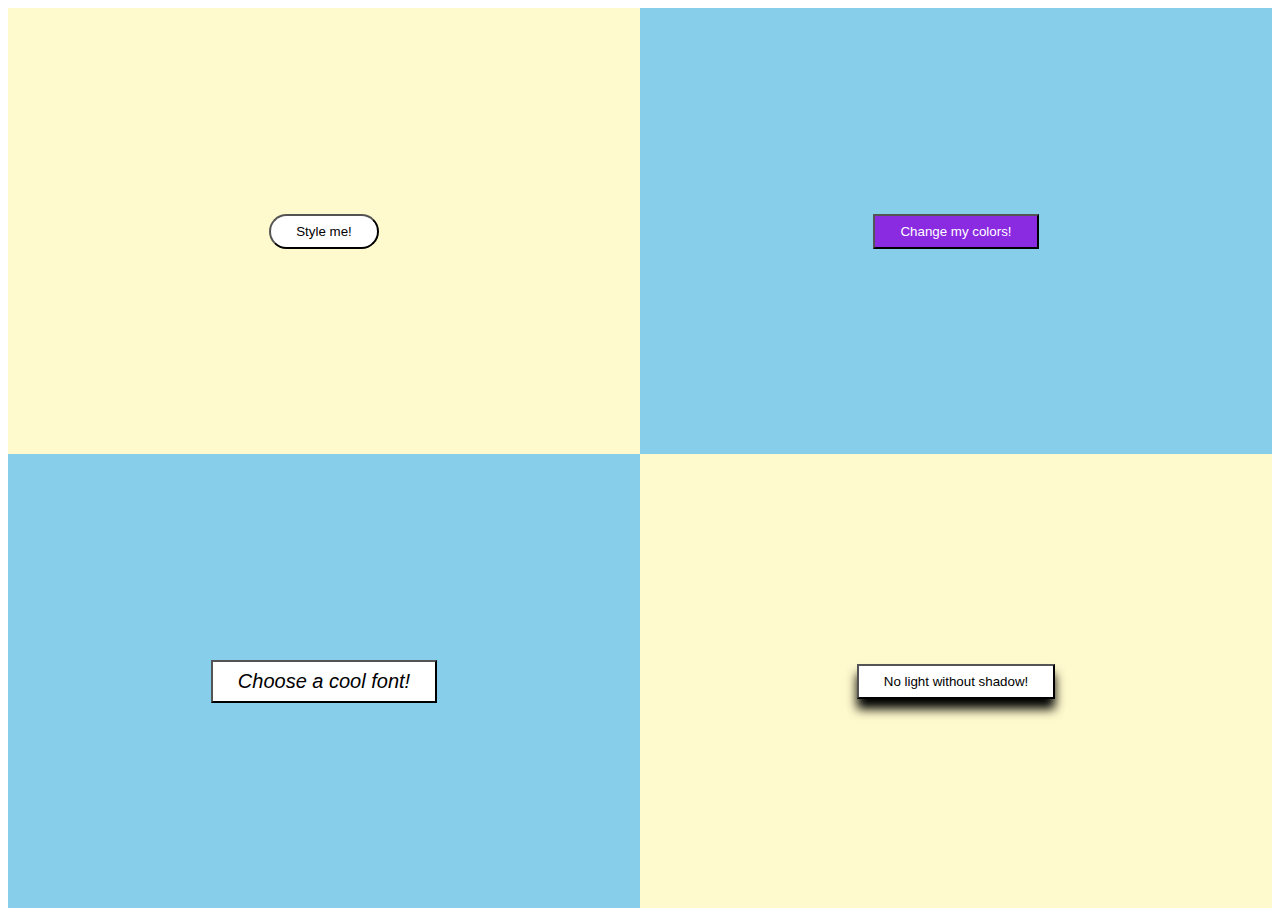
<file: css-basics_button-styles/index.html>
<!DOCTYPE html>
<html lang="en">
  <head>
    <meta charset="utf-8" />
    <meta
      name="viewport"
      content="width=device-width, initial-scale=1, shrink-to-fit=no"
    />
    <title>HTML & CSS</title>
    <link rel="stylesheet" href="./css/styles.css" />
  </head>
  <body>
    <!-- Don't worry about the HTML, you don't need to change anything here -->
    <section><button class="button1">Style me!</button></section>
    <section class="skyblue">
      <button class="button2">Change my colors!</button>
    </section>
    <section class="skyblue">
      <button class="button3">Choose a cool font!</button>
    </section>
    <section><button class="button4">No light without shadow!</button></section>
  </body>
</html>
</file>
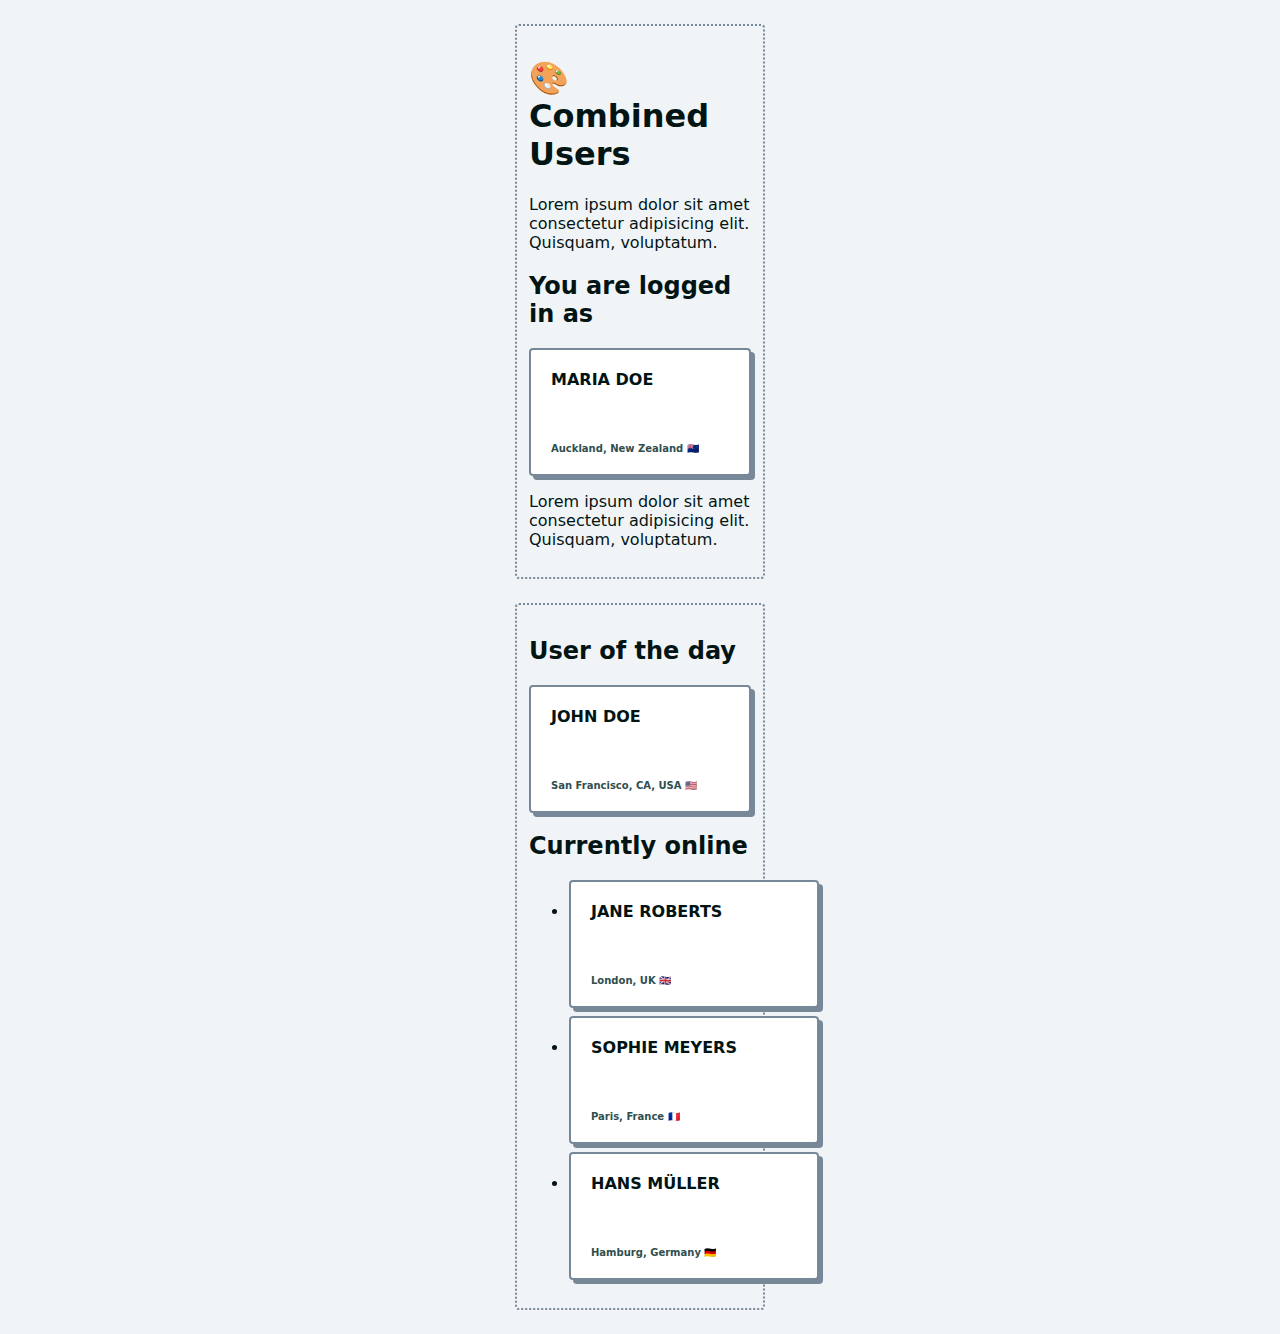
<file: css-basics_combined-users/index.html>
<!DOCTYPE html>
<!-- add class="debug" to the html element to show helper texts -->
<html lang="en" class="">
  <head>
    <meta charset="utf-8" />
    <meta
      name="viewport"
      content="width=device-width, initial-scale=1, shrink-to-fit=no"
    />
    <title>CSS Basics: Combined Users</title>
    <link rel="stylesheet" href="./css/styles.css" />
    <link rel="stylesheet" href="./css/debug.css" />
  </head>
  <body>
    <main>
      <h1>🎨 Combined Users</h1>
      <p>
        Lorem ipsum dolor sit amet consectetur adipisicing elit. Quisquam,
        voluptatum.
      </p>
      <h2>You are logged in as</h2>
      <article class="user">
        <h2 class="name">Maria Doe</h2>
        <p class="bio">
          Quisquam, voluptatum. Lorem ipsum dolor sit amet consectetur
          adipisicing elit.
        </p>
        <p class="location">Auckland, New Zealand 🇳🇿</p>
      </article>
      <p>
        Lorem ipsum dolor sit amet consectetur adipisicing elit. Quisquam,
        voluptatum.
      </p>
    </main>
    <aside>
      <h2>User of the day</h2>
      <article class="user">
        <h2 class="name">John Doe</h2>
        <p class="bio">
          Lorem ipsum dolor sit amet consectetur adipisicing elit. Quisquam,
          voluptatum.
        </p>
        <p class="location">San Francisco, CA, USA 🇺🇸</p>
      </article>
      <h2>Currently online</h2>
      <ul>
        <li>
          <article class="user">
            <h2 class="name">Jane Roberts</h2>
            <p class="bio">
              Lorem ipsum dolor sit amet consectetur adipisicing elit. Quisquam,
              voluptatum.
            </p>
            <p class="location">London, UK 🇬🇧</p>
          </article>
        </li>
        <li>
          <article class="user">
            <h2 class="name">Sophie Meyers</h2>
            <p class="bio">
              Lorem ipsum dolor sit amet consectetur adipisicing elit. Quisquam,
              voluptatum.
            </p>
            <p class="location">Paris, France 🇫🇷</p>
          </article>
        </li>
        <li>
          <article class="user">
            <h2 class="name">Hans Müller</h2>
            <p class="bio">
              Lorem ipsum dolor sit amet consectetur adipisicing elit. Quisquam,
              voluptatum.
            </p>
            <p class="location">Hamburg, Germany 🇩🇪</p>
          </article>
        </li>
      </ul>
    </aside>
  </body>
</html>
</file>
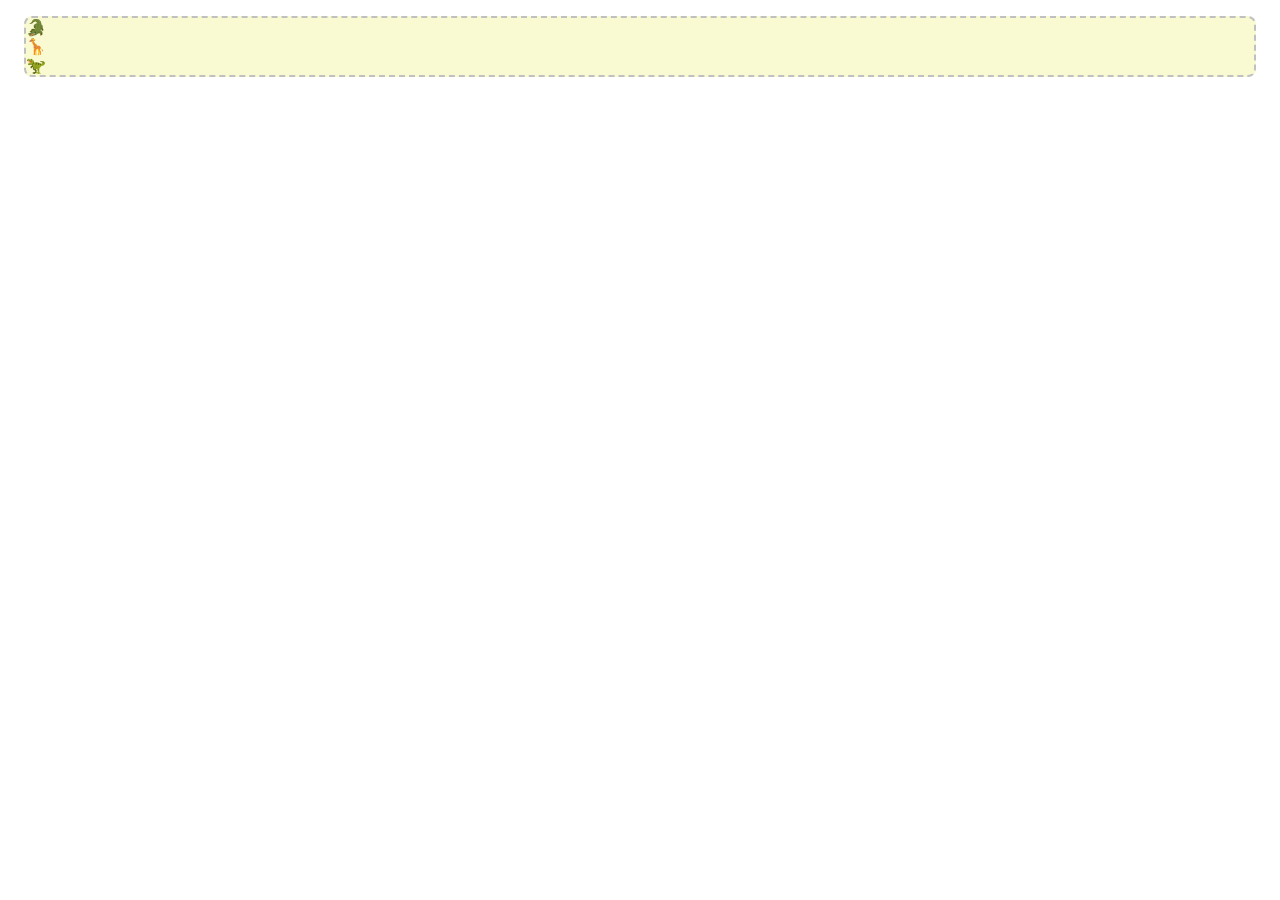
<file: css-basics_pseudo-park/index.html>
<!DOCTYPE html>
<html lang="en">
  <head>
    <meta charset="utf-8" />
    <meta
      name="viewport"
      content="width=device-width, initial-scale=1, shrink-to-fit=no"
    />
    <title>CSS Basics: Pseudo Park</title>
    <link rel="stylesheet" href="./css/styles.css" />
  </head>
  <body>
    <main class="park">
      <div class="animal crocodile">🐊</div>
      <div class="animal giraffe">🦒</div>
      <div class="animal dino">🦖</div>
    </main>
  </body>
</html>
</file>
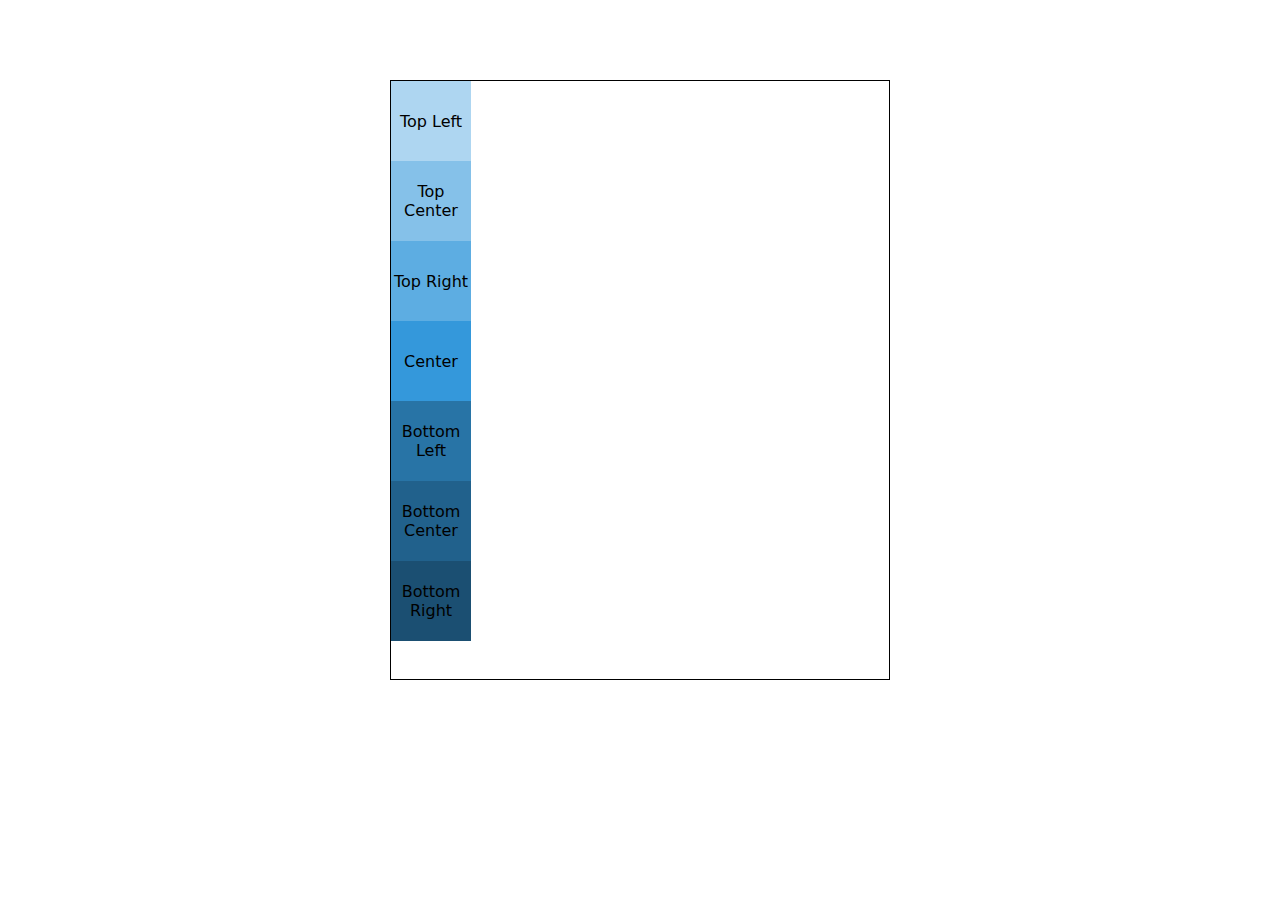
<file: css-positioning_absolute-no-advanced-requirements-1/index.html>
<!DOCTYPE html>
<html lang="en">
  <head>
    <meta charset="utf-8" />
    <meta
      name="viewport"
      content="width=device-width, initial-scale=1, shrink-to-fit=no"
    />
    <title>HTML & CSS</title>
    <link rel="stylesheet" href="./css/styles.css" />
  </head>
  <body>
    <!-- You do not need to change the HTML code for this exercise! -->
    <main>
      <div class="box box--top-left">Top Left</div>
      <div class="box box--top-center">Top Center</div>
      <div class="box box--top-right">Top Right</div>
      <div class="box box--center">Center</div>
      <div class="box box--bottom-left">Bottom Left</div>
      <div class="box box--bottom-center">Bottom Center</div>
      <div class="box box--bottom-right">Bottom Right</div>
    </main>
  </body>
</html>
</file>
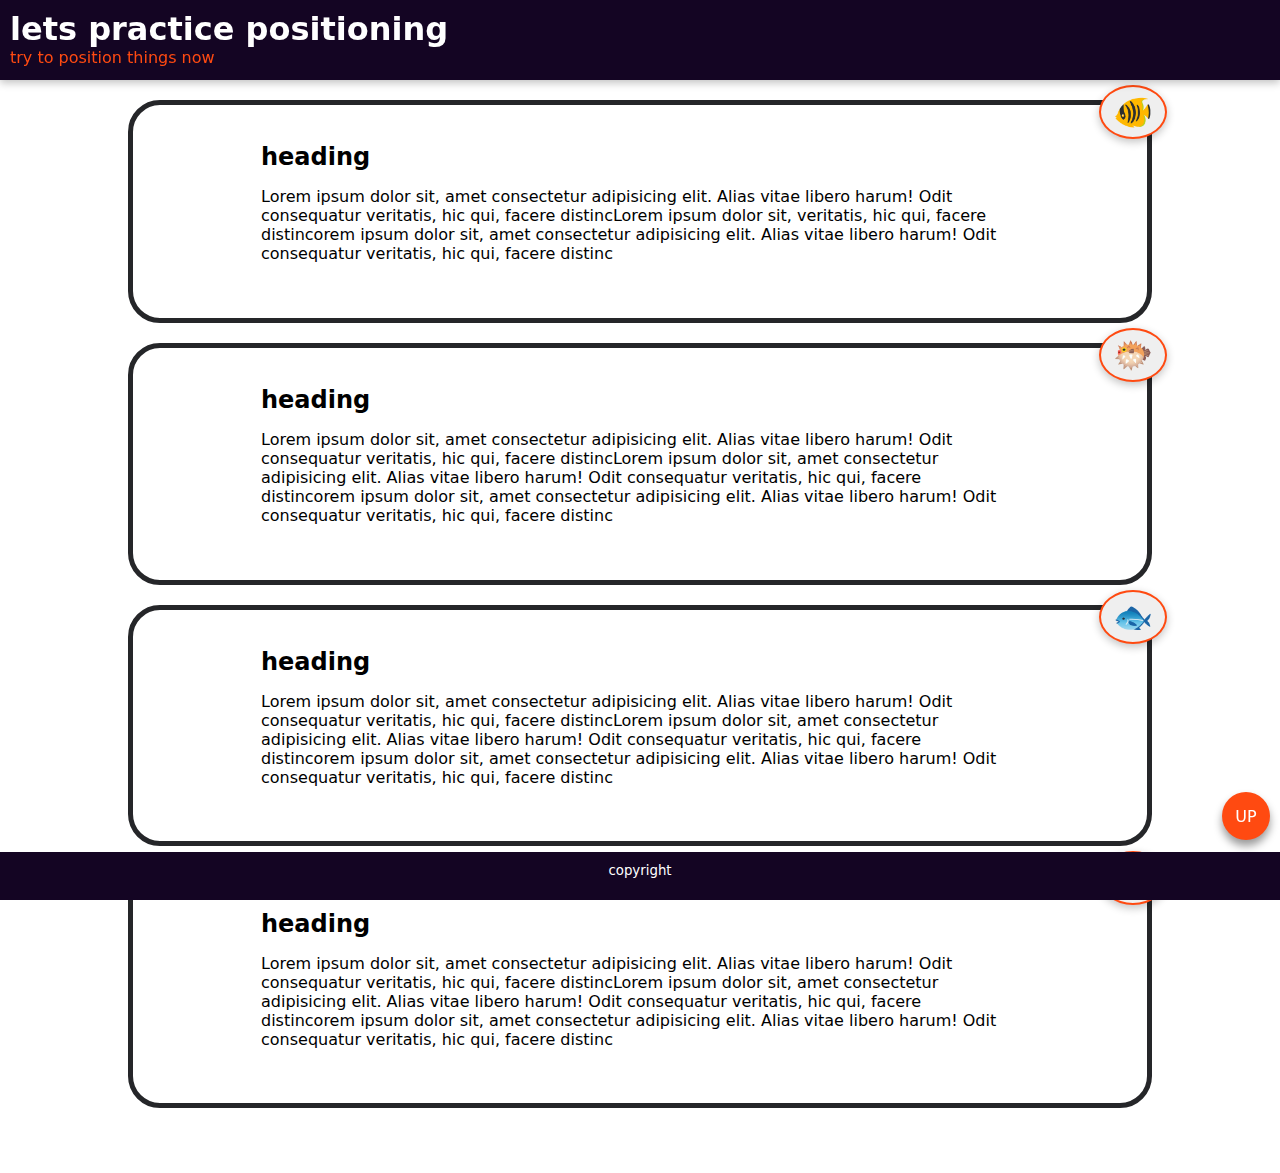
<file: css-positioning_layout-with-position/index.html>
<!DOCTYPE html>
<html lang="en">
  <head>
    <meta charset="utf-8" />
    <meta
      name="viewport"
      content="width=device-width, initial-scale=1, shrink-to-fit=no"
    />
    <title>HTML & CSS</title>
    <link rel="stylesheet" href="./css/styles.css" />
  </head>
  <body>
    <header class="header">
      <h1 class="header__heading">lets practice positioning</h1>
      <span class="header__text">try to position things now</span>
    </header>
    <main>
      <section class="card" id="top">
        <h2 class="card__heading">heading</h2>
        <button class="card__bookmark">🐠</button>
        <p class="card__text">
          Lorem ipsum dolor sit, amet consectetur adipisicing elit. Alias vitae
          libero harum! Odit consequatur veritatis, hic qui, facere distincLorem
          ipsum dolor sit, veritatis, hic qui, facere distincorem ipsum dolor
          sit, amet consectetur adipisicing elit. Alias vitae libero harum! Odit
          consequatur veritatis, hic qui, facere distinc
        </p>
      </section>
      <section class="card">
        <h2 class="card__heading">heading</h2>
        <button class="card__bookmark">🐡</button>
        <p class="card__text">
          Lorem ipsum dolor sit, amet consectetur adipisicing elit. Alias vitae
          libero harum! Odit consequatur veritatis, hic qui, facere distincLorem
          ipsum dolor sit, amet consectetur adipisicing elit. Alias vitae libero
          harum! Odit consequatur veritatis, hic qui, facere distincorem ipsum
          dolor sit, amet consectetur adipisicing elit. Alias vitae libero
          harum! Odit consequatur veritatis, hic qui, facere distinc
        </p>
      </section>
      <section class="card">
        <h2 class="card__heading">heading</h2>
        <button class="card__bookmark">🐟</button>
        <p class="card__text">
          Lorem ipsum dolor sit, amet consectetur adipisicing elit. Alias vitae
          libero harum! Odit consequatur veritatis, hic qui, facere distincLorem
          ipsum dolor sit, amet consectetur adipisicing elit. Alias vitae libero
          harum! Odit consequatur veritatis, hic qui, facere distincorem ipsum
          dolor sit, amet consectetur adipisicing elit. Alias vitae libero
          harum! Odit consequatur veritatis, hic qui, facere distinc
        </p>
      </section>
      <section class="card">
        <h2 class="card__heading">heading</h2>
        <button class="card__bookmark">🐠</button>
        <p class="card__text">
          Lorem ipsum dolor sit, amet consectetur adipisicing elit. Alias vitae
          libero harum! Odit consequatur veritatis, hic qui, facere distincLorem
          ipsum dolor sit, amet consectetur adipisicing elit. Alias vitae libero
          harum! Odit consequatur veritatis, hic qui, facere distincorem ipsum
          dolor sit, amet consectetur adipisicing elit. Alias vitae libero
          harum! Odit consequatur veritatis, hic qui, facere distinc
        </p>
      </section>
      <a href="#top" class="goto-top">UP</a>
    </main>

    <footer class="footer">
      <small class="footer__text">copyright</small>
    </footer>
  </body>
</html>
</file>
<file: css-basics_button-styles/css/styles.css>
/* Please scroll down to the start of your exercise! */

* {
  box-sizing: border-box;
}

body {
  display: grid;
  grid-template-columns: 1fr 1fr;
  height: 100vh;
}

section {
  background-color: lemonchiffon;
  display: grid;
  place-items: center;
}

.skyblue {
  background-color: skyblue;
}

button {
  background-color: white;
  padding: 8px 25px;
}

/* Your exercise starts here */

/* Add your CSS styles below this line. Feel free to replace the comments with your code. Make sure not to put your code into the comments, because then nothing will happen. */

.button1 {
  border-radius: 20px;
}

.button2 {
  color: white;
  background-color: blueviolet;
}

.button3 {
  font-style: italic;
  font-size: 20px;
}

.button4 {
  box-shadow: 0 10px 10px #000000;
}
</file>
<file: css-basics_combined-users/css/styles.css>
/*
  Scroll down to the bottom of the file
  to see the instructions for this exercise.
   ⬇
*/

*,
*::before,
*::after {
  box-sizing: border-box;
}

body {
  font-family: system-ui;
  background-color: #f1f4f7;
  padding: 0 48px;
  color: #021414;
}

main,
aside {
  max-width: 250px;
  margin: 24px auto;
  padding: 12px 12px;
  border: 2px dotted lightslategray;
  border-radius: 4px;
  position: relative;
}

ul {
  width: max-content;
}

li {
  margin: 8px 0;
}

.user {
  position: relative;
  border: 2px solid lightslategray;
  border-radius: 4px;
  box-shadow: 4px 4px 0 lightslategray;
  padding: 20px;
  max-width: 250px;
  margin: 0;
  background-color: white;
}

.name {
  font-size: 16px;
  text-transform: uppercase;
  margin: 0;
}

.bio {
  font-size: 12px;
  color: darkslategray;
  margin: 6px 0;
  visibility: hidden;
}

.location {
  font-size: 10px;
  font-weight: 600;
  text-align: end;
  margin: 0;
  text-align: left;
  color: darkslategray;
}

ul .user .bio {
  visibility: hidden;
}

ul .user .location {
  text-align: left;
  color: darkslategray;
}

/*
  Part 1

  Make .user elements inside the aside smaller:
    - reduce the max-width to 250px
    - reduce the padding to 12px
    - reduce the border-radius to 4px
    - reduce the font-size of the .name to 16px
    - reduce the font-size of the .bio to 12px
    - set the margin of the .bio to "6px 0"
    - reduce the font-size of the .location to 10px
  

  Make sure to not change the styles of the .user element anywhere else.
  
  To facilitate layout debugging, apply the 'debug' class to the <html> element. 
  This triggers visual helper styles from 'debug.css' that outline structural elements
  like <body>, <main>, <aside>, <ul>, and .user with labeled overlays for easy identification.
*/

/*
  Part 2

  For all .user elements inside an unordered list:
    - hide the .bio
    - align the .location to the left and set it's color to darkslategray

  Make sure to not change the styles of the .user element anywhere else.

  💡 You can use the display property to hide elements.
*/
</file>
<file: css-basics_combined-users/css/debug.css>
/*
  ⚠️ This file is for debugging purposes only.
  You do not have to understand or edit the code in this file. 🥳
*/

.debug :is(body, main, aside, ul, .user)::before {
  content: var(--debug-content);
  position: absolute;
  top: 2px;
  left: 2px;
  padding: 4px;
  background-color: #ff4a11;
  border-radius: 4px;
  font-size: 8px;
  color: white;
}

.debug :is(body, main, aside, ul, .user) {
  position: relative;
}

body {
  --debug-content: "body";
}

main {
  --debug-content: "main";
}

aside {
  --debug-content: "aside";
}

ul {
  --debug-content: "ul";
}

.user {
  --debug-content: ".user";
}
</file>
<file: css-basics_pseudo-park/css/styles.css>
/*
  None of these styles are being applied to the HTML.
  Can you fix that?

  Once the styles are applied,
  the park should be pale yellow box with a dashed border.
*/

*,
*::before,
*::after {
  box-sizing: border-box;
}

.park {
  margin: 16px;
  border: 2px dashed silver;
  overflow: hidden;
  border-radius: 8px;
  background-color: lightgoldenrodyellow;
}

.animal crocodile {
  padding: 16px;
  font-size: 32px;
}

.animal giraffe {
  position: absolute;
  left: 50%;
  padding: 16px;
  font: 32px;
}
    
.animal dino {.
  padding: 16px;
  font-size: 32px
}

  /*
    The animals are very small.
    The size of the emojis is controlled via the font size.
    Set the font size to 32px.
  */


/*
  The giraffe is afraid of the crocodile and the dino.
   - center the giraffe in the park
   - align the dino to the right

  💡 Select the animals by their class name and use the text align property.
*/

/* 
  The animals want some color! 🎨
  When the mouse hovers over an animal, change the background color.
   - The crocodile wants to be lightblue.
   - The giraffe likes lightgreen.
   - The dino is a huge fan of lightsalmon.

  💡 You'll need to use a pseudo class selector for each animal.
*/
</file>
<file: css-positioning_absolute-no-advanced-requirements-1/css/styles.css>
*,
*::before,
*::after {
  box-sizing: border-box;
}

body {
  margin: 0;
  font-family: system-ui;
}

main {
  width: 500px;
  height: 600px;
  border: 1px solid black;
  margin: 5em auto;
  position: relative;
}

.box {
  display: flex;
  align-items: center;
  justify-content: center;
  height: 80px;
  width: 80px;
  text-align: center;
}

/**
 * Look at the selectors defined below.
 * Position each element, so that the placement matches the name of the selector.
 * Adjust the rule-sets for each selector to satisfy the name.
 *
 * @example
 * .box--top-left -> This element should be be placed in the top, left corner.
 */

.box--top-left {
  background-color: #aed6f1;
}

.box--top-center {
  background-color: #85c1e9;
}

.box--top-right {
  background-color: #5dade2;
}

.box--center {
  background-color: #3498db;
}

.box--bottom-left {
  background-color: #2874a6;
}

.box--bottom-center {
  background-color: #21618c;
}

.box--bottom-right {
  background-color: #1b4f72;
}
</file>
<file: css-positioning_layout-with-position/css/styles.css>
*,
*::before,
*::after {
  box-sizing: border-box;
}

body {
  display: flex;
  flex-direction: column;
  margin: 80px 0 45px 0;
  font-family: system-ui;
}

/**
 *
 * Place the header at the top of the viewport and make sure, that it remains there when the
 * document is scrolled.
 */
.header {
  background: #140523;
  color: #ffffff;
  position: fixed;
  top: 0;
  width: 100%;
  z-index: 2;
  height: 80px;
  box-shadow: rgba(0, 0, 0, 0.24) 0 3px 8px;
  padding: 10px;
}

.header__text {
  color: #ff4a11;
}

.header__heading {
  margin: 0;
}

/**
 *
 * Place the footer at the bottom of the viewport and make sure, that it remains there when the
 * document is scrolled.
 */
.footer {
  background: #140523;
  color: #ffffff;
  position: fixed;
  bottom: 0;
  width: 100%;
  height: 48px;
  text-align: center;
  padding-block: 8px;
  z-index: 1;
}

/**
 *
 * Define the card as reference frame for descendant elements, that require absolute positioning.
 */
.card {
  position: relative;
  margin: 20px 10%;
  border: 5px solid #252629;
  padding: 3% 10%;
  scroll-margin-top: 100px;
  border-radius: 2rem;
}

.card__heading {
  margin: 0 0 10px 0;
}

/**
 * Place the bookmark in the top, right corner of each card.
 */
.card__bookmark {
  position: absolute;
  right: -20px;
  top: -20px;
  border: 2px solid #ff4a11;
  font-size: 2em;
  padding: 6px 12px;
  border-radius: 50%;
  box-shadow: rgba(0, 0, 0, 0.24) 0 3px 8px;
}

/**
 * The go-to-top button should cover all other elements, so that it is always visible, and
 * unaffected when the document is scrolled.
 */
.goto-top {
  position: fixed;
  bottom: 60px;
  right: 10px;
  width: 48px;
  height: 48px;
  padding: 8px;
  border-radius: 50%;
  background: #ff4a11;
  color: white;
  box-shadow: 0 6px 8px rgba(0, 0, 0, 0.4);
  text-decoration: none;
  flex-shrink: 0;
  display: flex;
  align-items: center;
  justify-content: center;
}
</file>
